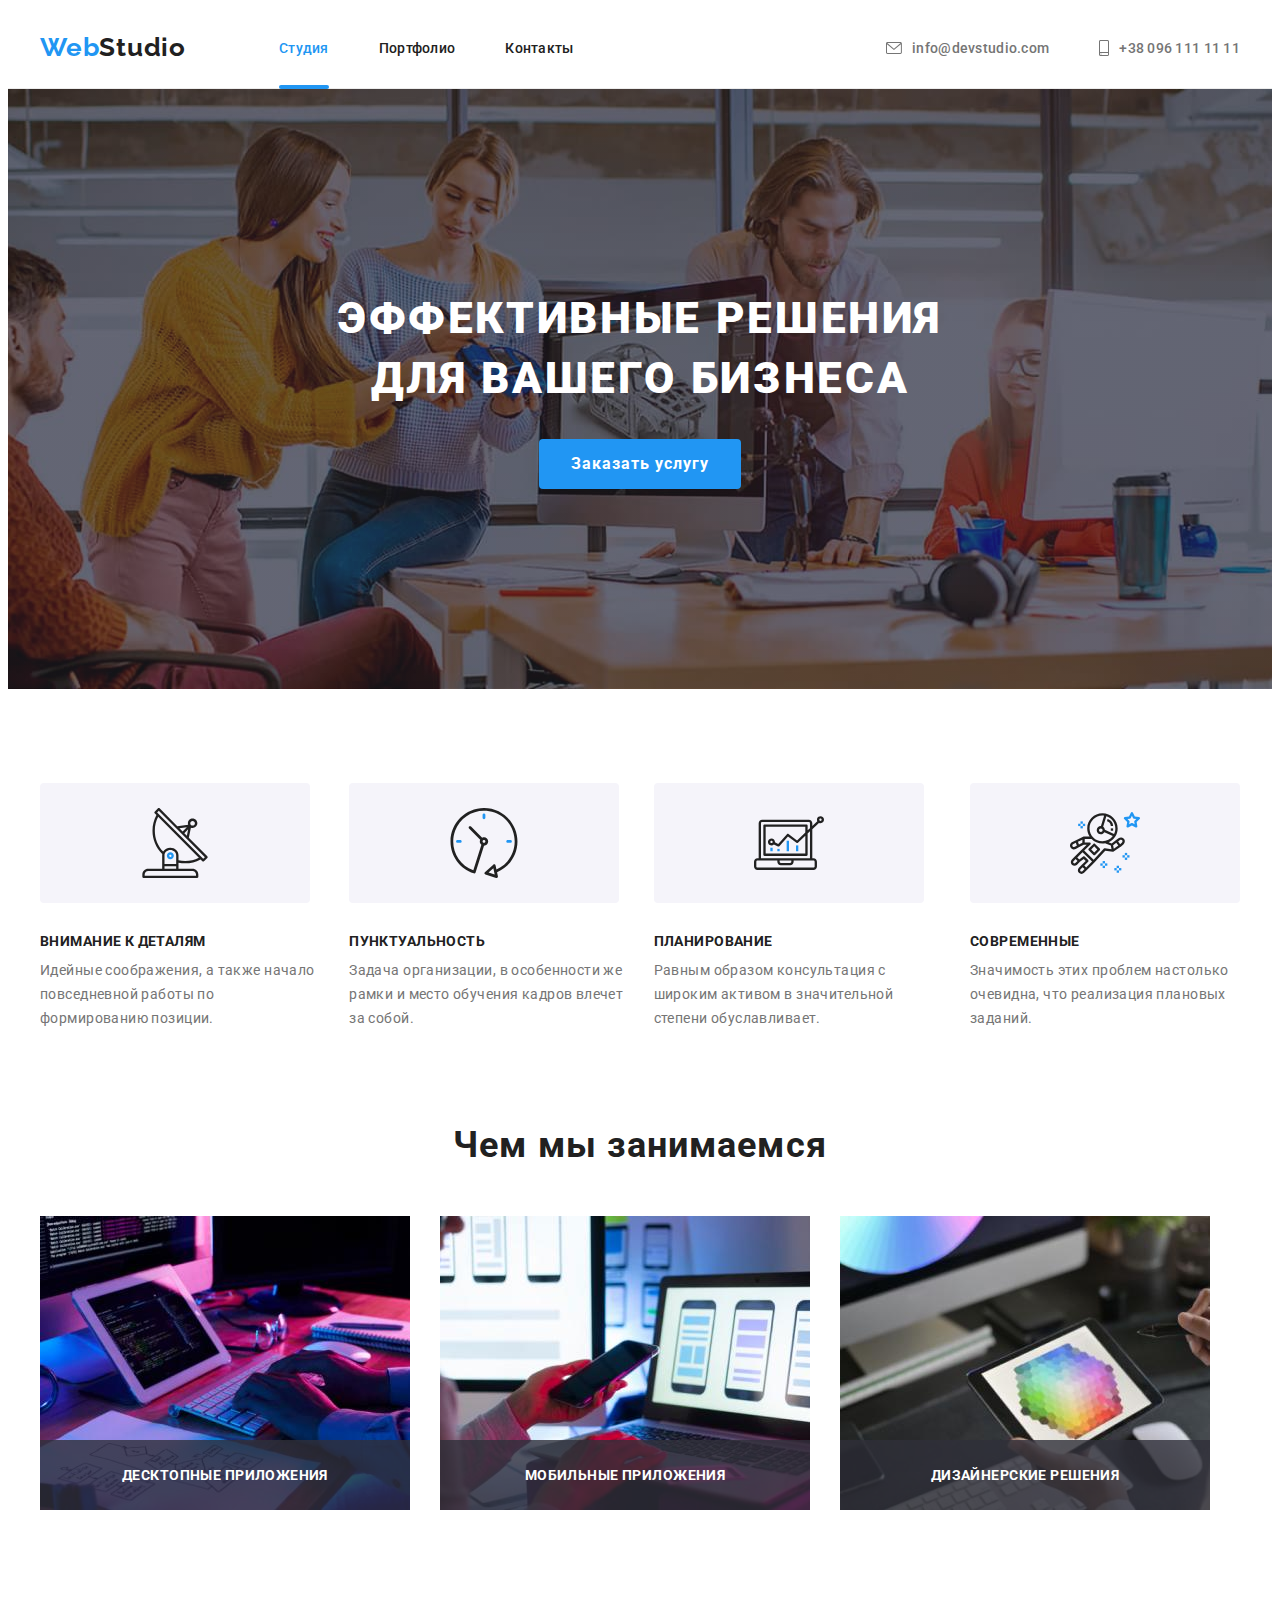
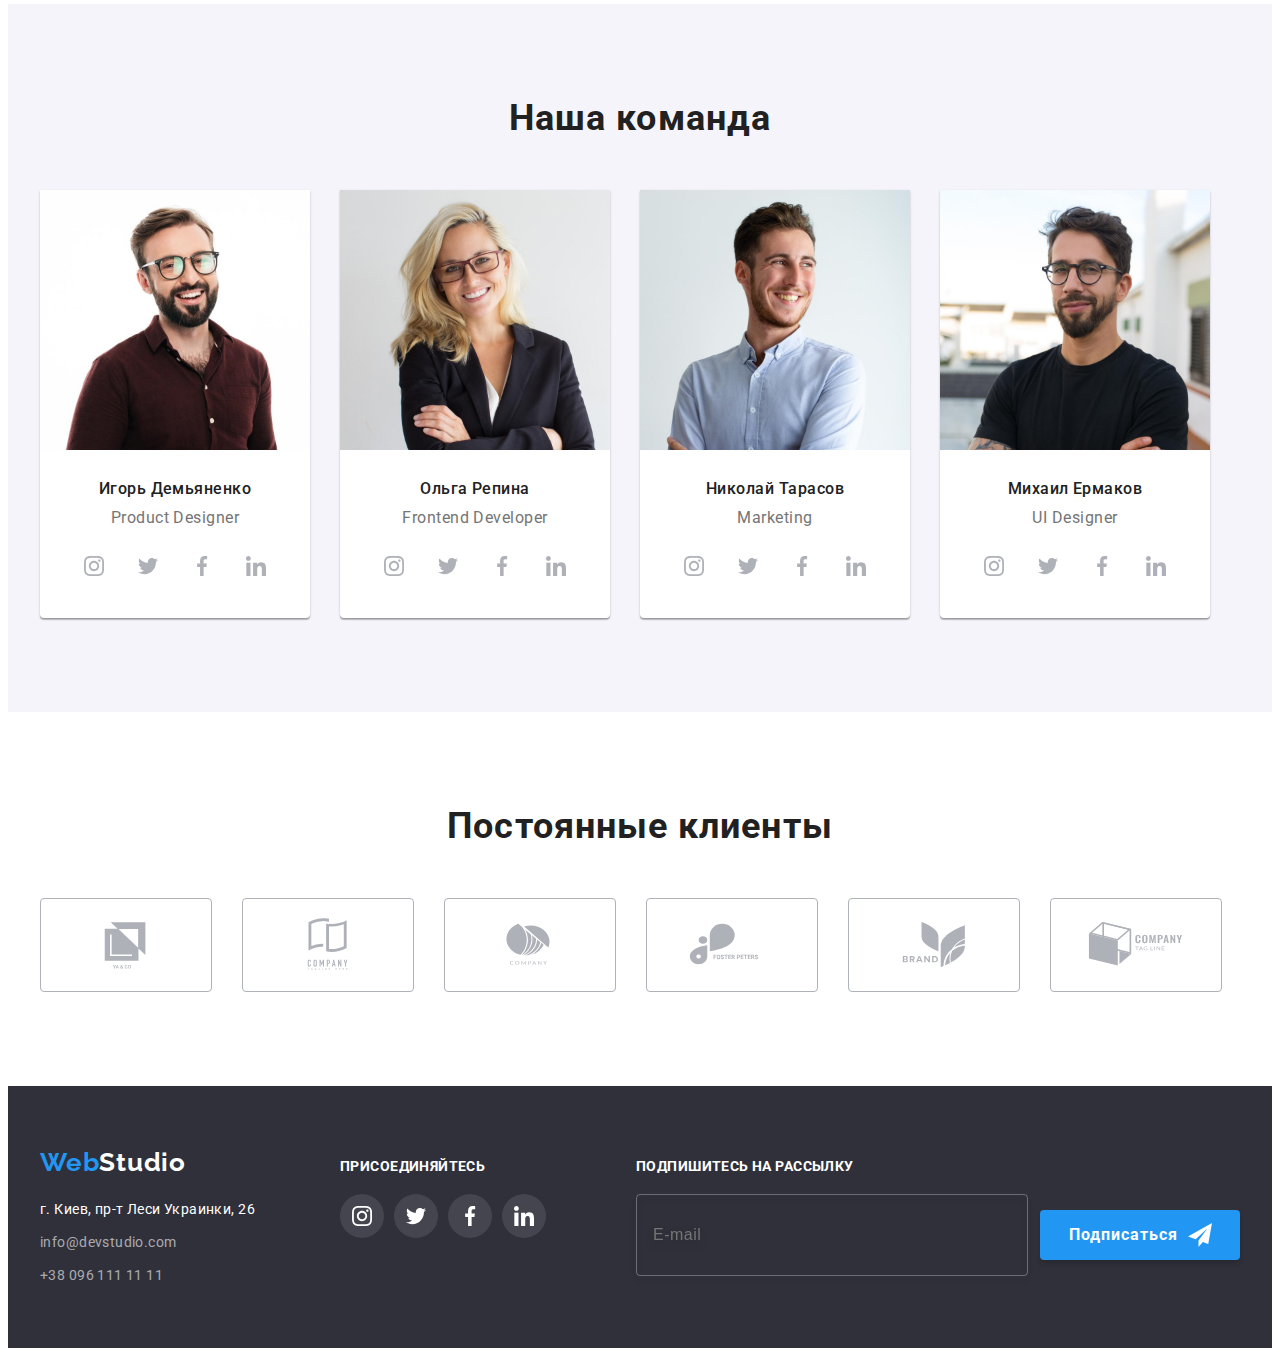
<file: index.html>
<!DOCTYPE html>
<html lang="ru">
<head>
    <meta charset="UTF-8">
    <meta http-equiv="X-UA-Compatible" content="IE=edge">
    <meta name="viewport" content="width=device-width, initial-scale=1.0">
    <title>WebStudio</title>
    <link rel="preconnect" href="https://fonts.googleapis.com">
<link rel="preconnect" href="https://fonts.gstatic.com" crossorigin>
<link href="https://fonts.googleapis.com/css2?family=Raleway:wght@700&family=Roboto:wght@400;500;700;900&display=swap" rel="stylesheet">
<link rel="stylesheet" href="https://cdnjs.cloudflare.com/ajax/libs/modern-normalize/1.1.0/modern-normalize.min.css" integrity="sha512-wpPYUAdjBVSE4KJnH1VR1HeZfpl1ub8YT/NKx4PuQ5NmX2tKuGu6U/JRp5y+Y8XG2tV+wKQpNHVUX03MfMFn9Q==" crossorigin="anonymous" referrerpolicy="no-referrer" />
<link rel="stylesheet" href="./css/main.min.css">
</head>
<body>
    <!--Шапка сайта-->
    <header class="header">
        <div class="container header__content">
            <nav class="nav">
                <a href="/" class="logo common-link">
                    <span>Web</span>Studio
                </a>
                <ul class="nav__menu">
                    <li class="nav__item">
                        <a class="nav__link link common-link active-link" href="./index.html">Студия</a>
                    </li>
                    <li class="nav__item">
                        <a class="nav__link link common-link" href="./portfolio.html">Портфолио</a>
                    </li>
                    <li class="nav__item">
                        <a class="nav__link link common-link" href="">Контакты</a>
                    </li>
                </ul>
            </nav>
            <ul class="contacts">
                <li class="contacts__item">
                    <a class="contacts__link link common-link" href="mailto:info@devstudio.com">
                        <svg class="contacts__icon" width="16" height="12">
                            <use href="./images/sprite.svg#icon-mail"></use>
                            </svg>
                        info@devstudio.com
                    </a>
                </li>
                <li class="contacts__item">
                    <a class="contacts__link link common-link" href="tel:+380961111111">
                        <svg class="contacts__icon" width="10" height="16">
                            <use href="./images/sprite.svg#icon-smartphone"></use>
                            </svg>
                        +38 096 111 11 11
                    </a>
                </li>
            </ul>
        </div>
    </header>

    <main>
        
        <!-- Герой -->

        <section class="intro">
            <div class="container">
                <h1 class="intro__header">Эффективные решения для вашего бизнеса</h1>
                <button class="intro__btn button" type="button" data-modal-open>Заказать услугу</button>
            </div>
        </section>
        
        <!-- Преимущества -->

        <section class="features section">
            <div class="container">
                <h2 class="visually-hidden">Особенности</h2>
                <ul class="features__list">
                    <li class="features__item">
                        <div class="features__icon">
                            <svg width="70" height="70"> 
                                <use href="./images/sprite-2.svg#icon-antenna"></use>
                            </svg>
                        </div>
                        <h3 class="features__title">Внимание к деталям</h3>
                        <p class="features__desc">
                            Идейные соображения, а также начало повседневной работы по формированию позиции.
                        </p>
                    </li>
                    <li class="features__item">
                        <div class="features__icon">
                            <svg width="70" height="70"> 
                                <use href="./images/sprite-2.svg#icon-clock"></use>
                            </svg>
                        </div>
                        <h3 class="features__title">Пунктуальность</h3>
                        <p class="features__desc">
                            Задача организации, в особенности же рамки и место обучения кадров влечет за собой.
                        </p>
                    </li>
                    <li class="features__item">
                        <div class="features__icon">
                            <svg width="70" height="70"> 
                                <use href="./images/sprite-2.svg#icon-diagram"></use>
                            </svg>
                        </div>
                        <h3 class="features__title">Планирование</h3>
                        <p class="features__desc">
                            Равным образом консультация с широким активом в значительной степени обуславливает.
                        </p>
                    </li>
                    <li class="features__item">
                        <div class="features__icon">
                            <svg width="70" height="70"> 
                                <use href="./images/sprite-2.svg#icon-astronaut"></use>
                            </svg>
                        </div>
                        <h3 class="features__title">Современные</h3>
                        <p class="features__desc">
                            Значимость этих проблем настолько очевидна, что реализация плановых заданий.
                        </p>
                    </li>
                </ul>
            </div>
        </section>
        
        <!-- Чем мы занимаемся -->

        <section class="works section">
            <div class="container">
                <h2 class="title">Чем мы занимаемся</h2>
                <ul class="works__list">
                    <li class="works__item">
                        <img src="./images/1.jpg" alt="человек что-то печатает на клавиатуре" width="370">
                        <div class="works__label">
                            <h3 class="works__heading heading">Десктопные приложения</h3>
                        </div>
                    </li>
                    <li class="works__item">
                        <img src="./images/2.jpg" alt="человек с телефоном в руках" width="370">
                        <div class="works__label">
                            <h3 class="works__heading heading">Мобильные приложения</h3>
                        </div>
                    </li>
                    <li class="works__item">
                        <img src="./images/3.jpg" alt="человек с планшетом в руках" width="370">
                        <div class="works__label">
                            <h3 class="works__heading heading">Дизайнерские решения</h3>
                        </div>
                    </li>
                </ul>
            </div>
        </section>

        <!-- Наша команда -->

        <section class="team section">
            <div class="container">
                <h2 class="title">Наша команда</h2>
                <ul class="team__list">
                    <li class="team__item">
                        <img class="team__img" src="./images/PD.jpg" alt="дизайнер" width="270">
                        <div class="team__info">
                            <h3 class="team__title">Игорь Демьяненко</h3>
                            <p class="team__prof">
                                Product Designer
                            </p>
                            <ul class="team__socials">
                                <li class="team__elem">
                                    <a class="team__link"
                                    href="" 
                                    aria-label="instagram"
                                    target="_blank"
                                    rel="noreferrer noopener">
                                        <svg class="team__svg" width="20" height="20">
                                            <use href="./images/sprite-3.svg#icon-instagram"></use>
                                          </svg>
                                    </a>
                                </li>
                                <li class="team__elem">
                                    <a class="team__link" 
                                    href="" 
                                    aria-label="instagram"
                                    target="_blank"
                                    rel="noreferrer noopener">
                                        <svg class="team__svg" width="20" height="20">
                                            <use href="./images/sprite-3.svg#icon-twitter"></use>
                                          </svg>
                                    </a>
                                </li>
                                <li class="team__elem">
                                    <a class="team__link" 
                                    href="" 
                                    aria-label="instagram"
                                    target="_blank"
                                    rel="noreferrer noopener">
                                        <svg class="team__svg" width="20" height="20">
                                            <use href="./images/sprite-3.svg#icon-facebook"></use>
                                          </svg>
                                    </a>
                                </li>
                                <li class="team__elem">
                                    <a class="team__link" 
                                    href="" 
                                    aria-label="instagram"
                                    target="_blank"
                                    rel="noreferrer noopener">
                                        <svg class="team__svg" width="20" height="20">
                                            <use href="./images/sprite-3.svg#icon-linkedin"></use>
                                          </svg>
                                    </a>
                                </li> 
                            </ul>
                        </div>
                    </li>
                    <li class="team__item">
                        <img class="team__img" src="./images/FD.jpg" alt="разработчик" width="270">
                        <div class="team__info">
                            <h3 class="team__title">Ольга Репина</h3>
                            <p class="team__prof">
                                Frontend Developer
                            </p>
                            <ul class="team__socials">
                                <li class="team__elem">
                                    <a class="team__link" 
                                    href="" 
                                    aria-label="instagram"
                                    target="_blank"
                                    rel="noreferrer noopener">
                                        <svg class="team__svg" width="20" height="20">
                                            <use href="./images/sprite-3.svg#icon-instagram"></use>
                                          </svg>
                                    </a>
                                </li>
                                <li class="team__elem">
                                    <a class="team__link" 
                                    href="" 
                                    aria-label="instagram"
                                    target="_blank"
                                    rel="noreferrer noopener">
                                        <svg class="team__svg" width="20" height="20">
                                            <use href="./images/sprite-3.svg#icon-twitter"></use>
                                          </svg>
                                    </a>
                                </li>
                                <li class="team__elem">
                                    <a class="team__link" 
                                    href="" 
                                    aria-label="instagram"
                                    target="_blank"
                                    rel="noreferrer noopener">
                                        <svg class="team__svg" width="20" height="20">
                                            <use href="./images/sprite-3.svg#icon-facebook"></use>
                                          </svg>
                                    </a>
                                </li>
                                <li class="team__elem">
                                    <a class="team__link" 
                                    href="" 
                                    aria-label="instagram"
                                    target="_blank"
                                    rel="noreferrer noopener">
                                        <svg class="team__svg" width="20" height="20">
                                            <use href="./images/sprite-3.svg#icon-linkedin"></use>
                                          </svg>
                                    </a>
                                </li> 
                            </ul>
                        </div>
                    </li>
                    <li class="team__item">
                        <img class="team__img" src="./images/M.jpg" alt="маркетолог" width="270">
                        <div class="team__info">
                            <h3 class="team__title">Николай Тарасов</h3>
                            <p class="team__prof">
                                Marketing
                            </p>
                            <ul class="team__socials">
                                <li class="team__elem">
                                    <a class="team__link" 
                                    href="" 
                                    aria-label="instagram"
                                    target="_blank"
                                    rel="noreferrer noopener">
                                        <svg class="team__svg" width="20" height="20">
                                            <use href="./images/sprite-3.svg#icon-instagram"></use>
                                          </svg>
                                    </a>
                                </li>
                                <li class="team__elem">
                                    <a class="team__link" 
                                    href="" 
                                    aria-label="instagram"
                                    target="_blank"
                                    rel="noreferrer noopener">
                                        <svg class="team__svg" width="20" height="20">
                                            <use href="./images/sprite-3.svg#icon-twitter"></use>
                                          </svg>
                                    </a>
                                </li>
                                <li class="team__elem">
                                    <a class="team__link" 
                                    href="" 
                                    aria-label="instagram"
                                    target="_blank"
                                    rel="noreferrer noopener">
                                        <svg class="team__svg" width="20" height="20">
                                            <use href="./images/sprite-3.svg#icon-facebook"></use>
                                          </svg>
                                    </a>
                                </li>
                                <li class="team__elem">
                                    <a class="team__link" 
                                    href="" 
                                    aria-label="linkedin"
                                    target="_blank"
                                    rel="noreferrer noopener">
                                        <svg class="team__svg" width="20" height="20">
                                            <use href="./images/sprite-3.svg#icon-linkedin"></use>
                                          </svg>
                                    </a>
                                </li> 
                            </ul>
                        </div>
                    </li>
                    <li class="team__item">
                        <img class="team__img" src="./images/UID.jpg" alt="дизайнер" width="270">
                        <div class="team__info">
                            <h3 class="team__title">Михаил Ермаков</h3>
                            <p class="team__prof">
                                UI Designer
                            </p>
                            <ul class="team__socials">
                                <li class="team__elem">
                                    <a class="team__link" 
                                    href="" 
                                    aria-label="instagram"
                                    target="_blank"
                                    rel="noreferrer noopener">
                                        <svg class="team__svg" width="20" height="20">
                                            <use href="./images/sprite-3.svg#icon-instagram"></use>
                                          </svg>
                                    </a>
                                </li>
                                <li class="team__elem">
                                    <a class="team__link" 
                                    href="" 
                                    aria-label="instagram"
                                    target="_blank"
                                    rel="noreferrer noopener">
                                        <svg class="team__svg" width="20" height="20">
                                            <use href="./images/sprite-3.svg#icon-twitter"></use>
                                          </svg>
                                    </a>
                                </li>
                                <li class="team__elem">
                                    <a class="team__link" 
                                    href="" 
                                    aria-label="instagram"
                                    target="_blank"
                                    rel="noreferrer noopener">
                                        <svg class="team__svg" width="20" height="20">
                                            <use href="./images/sprite-3.svg#icon-facebook"></use>
                                          </svg>
                                    </a>
                                </li>
                                <li class="team__elem">
                                    <a class="team__link" 
                                    href="" 
                                    aria-label="instagram"
                                    target="_blank"
                                    rel="noreferrer noopener">
                                        <svg class="team__svg" width="20" height="20">
                                            <use href="./images/sprite-3.svg#icon-linkedin"></use>
                                          </svg>
                                    </a>
                                </li> 
                            </ul>
                        </div>
                    </li>
                </ul>
            </div>
        </section>
        <!-- Постоянные клиенты -->
        <section class="customers section">
            <div class="container">
                <h2 class="title">Постоянные клиенты</h2>
                <ul class="customers__list">
                    <li class="customers__item">
                        <a class="customers__link" href="">
                            <svg class="customers__svg" width="106" height="60">
                                <use href="./images/sprite-4.svg#icon-logo-1"></use>
                              </svg>
                        </a>
                    </li>
                    <li class="customers__item">
                        <a class="customers__link" href="">
                            <svg class="customers__svg" width="106" height="60">
                                <use href="./images/sprite-4.svg#icon-logo-2"></use>
                              </svg>
                        </a>
                    </li>
                    <li class="customers__item">
                        <a class="customers__link" href="">
                            <svg class="customers__svg" width="106" height="60">
                                <use href="./images/sprite-4.svg#icon-logo-3"></use>
                              </svg>
                        </a>
                    </li>
                    <li class="customers__item">
                        <a class="customers__link" href="">
                            <svg class="customers__svg" width="106" height="60">
                                <use href="./images/sprite-4.svg#icon-logo-4"></use>
                              </svg>
                        </a>
                    </li>
                    <li class="customers__item">
                        <a class="customers__link" href="">
                            <svg class="customers__svg" width="106" height="60">
                                <use href="./images/sprite-4.svg#icon-logo-5"></use>
                              </svg>
                        </a>
                    </li>
                    <li class="customers__item">
                        <a class="customers__link" href="">
                            <svg class="customers__svg" width="106" height="60">
                                <use href="./images/sprite-4.svg#icon-logo-6"></use>
                              </svg>
                        </a>
                    </li>
                </ul>
            </div>
        </section>
    </main>
    
    <!-- Футер -->

    <footer class="footer">
        <div class="container">
            <div class="adress__wrapper">
                <a class="logo footer__logo common-link" href="./index.html">
                <span>Web</span>Studio
            </a>
            <address class="adress">
                <ul class="adress__list">
                    <li class="adress__item">
                        <a class="adress__link adress__link-white common-link" href="">г. Киев, пр-т Леси Украинки, 26</a>
                    </li>
                    <li class="adress__item">
                        <a class="adress__link common-link" href="mailto:info@devstudio.com">info@devstudio.com</a>
                    </li>
                    <li class="adress__item">
                        <a class="adress__link common-link" href="tel:+380961111111">+38 096 111 11 11</a>
                    </li>
                </ul>
            </address>
            </div>
            <div class="join__wrapper">
                <h3 class="join__header heading">Присоединяйтесь</h3>
                <ul class="join__socials">
                    <li class="join__item">
                        <a class="join__link" 
                        href=""
                        aria-label="instagram"
                        target="_blank"
                        rel="noreferrer noopener">    
                            <svg class="join__svg" width="20" height="20">
                                <use href="./images/sprite-5.svg#icon-instagram-2"></use>
                                </svg>
                        </a>
                    </li>
                    <li class="join__item">
                        <a class="join__link" 
                        href=""
                        aria-label="twitter"
                        target="_blank"
                        rel="noreferrer noopener">  
                            <svg class="join__svg" width="20" height="20">
                                <use href="./images/sprite-5.svg#icon-twitter-1"></use>
                                </svg>
                        </a>
                    </li>
                    <li class="join__item">
                        <a class="join__link" 
                        href=""
                        aria-label="facebook"
                        target="_blank"
                        rel="noreferrer noopener">  
                            <svg class="join__svg" width="20" height="20">
                                <use href="./images/sprite-5.svg#icon-facebook-1"></use>
                                </svg>
                        </a>
                    </li>
                    <li class="join__item">
                        <a class="join__link" 
                        href=""
                        aria-label="linkedin"
                        target="_blank"
                        rel="noreferrer noopener">  
                            <svg class="join__svg" width="20" height="20">
                                <use href="./images/sprite-5.svg#icon-linkedin-1"></use>
                                </svg>
                        </a>
                    </li>
                </ul>
            </div>
            <form class="subscribe-form" name="subscribe-form" autocomplete="off">
                <h3 class="subscribe-form__header">Подпишитесь на рассылку</h3>
                <div class="subscribe-form__wrapper">
                    <input class="subscribe-form__input" type="email" name="email" placeholder="E-mail"/>
                    <button class="subscribe-form__btn button button-shadowed"  type="submit">
                        <span>Подписаться</span>
                        <svg class="subscribe-form__svg" width="24" height="24">
                            <use href="./images/sprite-6.svg#icon-send"></use>
                        </svg>
                    </button>
                </div>
            </form>
        </div>
    </footer>
    <div class="modal is-hidden" data-modal>
        <div class="modal__body">
            <button type="button" class="modal-btn" data-modal-close>
                <svg class="modal__svg" width="11" height="11">
                    <use href="./images/sprite-6.svg#icon-close"></use>
                </svg>
            </button>
            <h2 class="modal__header">Оставьте свои данные, мы вам перезвоним</h2>
            <form class="order-form" name="service-order" autocomplete="off">
                <div class="order-form__item">
                    <label class="order-form__label" for="order-name">Имя</label>
                    <div class="order-form__info">
                        <input class="order-form__input" type="text" id="order-name" name="name">
                        <svg class="order-form__svg" width="18" height="18">
                            <use href="./images/sprite-6.svg#icon-person"></use>
                        </svg>
                    </div>
                </div>
                <div class="order-form__item">
                    <label class="order-form__label" for="order-phone">Телефон</label>
                    <div class="order-form__info">
                        <input class="order-form__input" type="tel" id="order-phone" name="phone">
                        <svg class="order-form__svg" width="18" height="18">
                            <use href="./images/sprite-6.svg#icon-phone"></use>
                        </svg>
                    </div>
                </div>
                <div class="order-form__item">
                    <label class="order-form__label" for="order-email">Почта</label>
                    <div class="order-form__info">
                        <input class="order-form__input" type="email" id="order-email" name="email">
                        <svg class="order-form__svg" width="18" height="18">
                            <use href="./images/sprite-6.svg#icon-mail"></use>
                        </svg>
                    </div>
                </div>
                <div class="order-form__item">
                    <label class="order-form__label" for="order-textarea">Комментарий</label>
                        <textarea class="order-form__message" id="order-textarea" name="textarea" rows="6" placeholder="Введите текст"></textarea>
                </div>
                <label class="order-form__privacy">
                    <input class="order-form__checkbox" type="checkbox" name="checkbox">
                    <span class="order-form__icon"></span>
                    <span class="order-form__text">Соглашаюсь с рассылкой и принимаю <a href="" class="order-form__link">Условия договора</a></span>
                </label> 
                <button class="order-form__btn button button-shadowed" type="submit">Отправить</button>
            </form>
        </div>
    </div>
    <script src="./js/modal.js"></script>
</body>
</html>
</file>
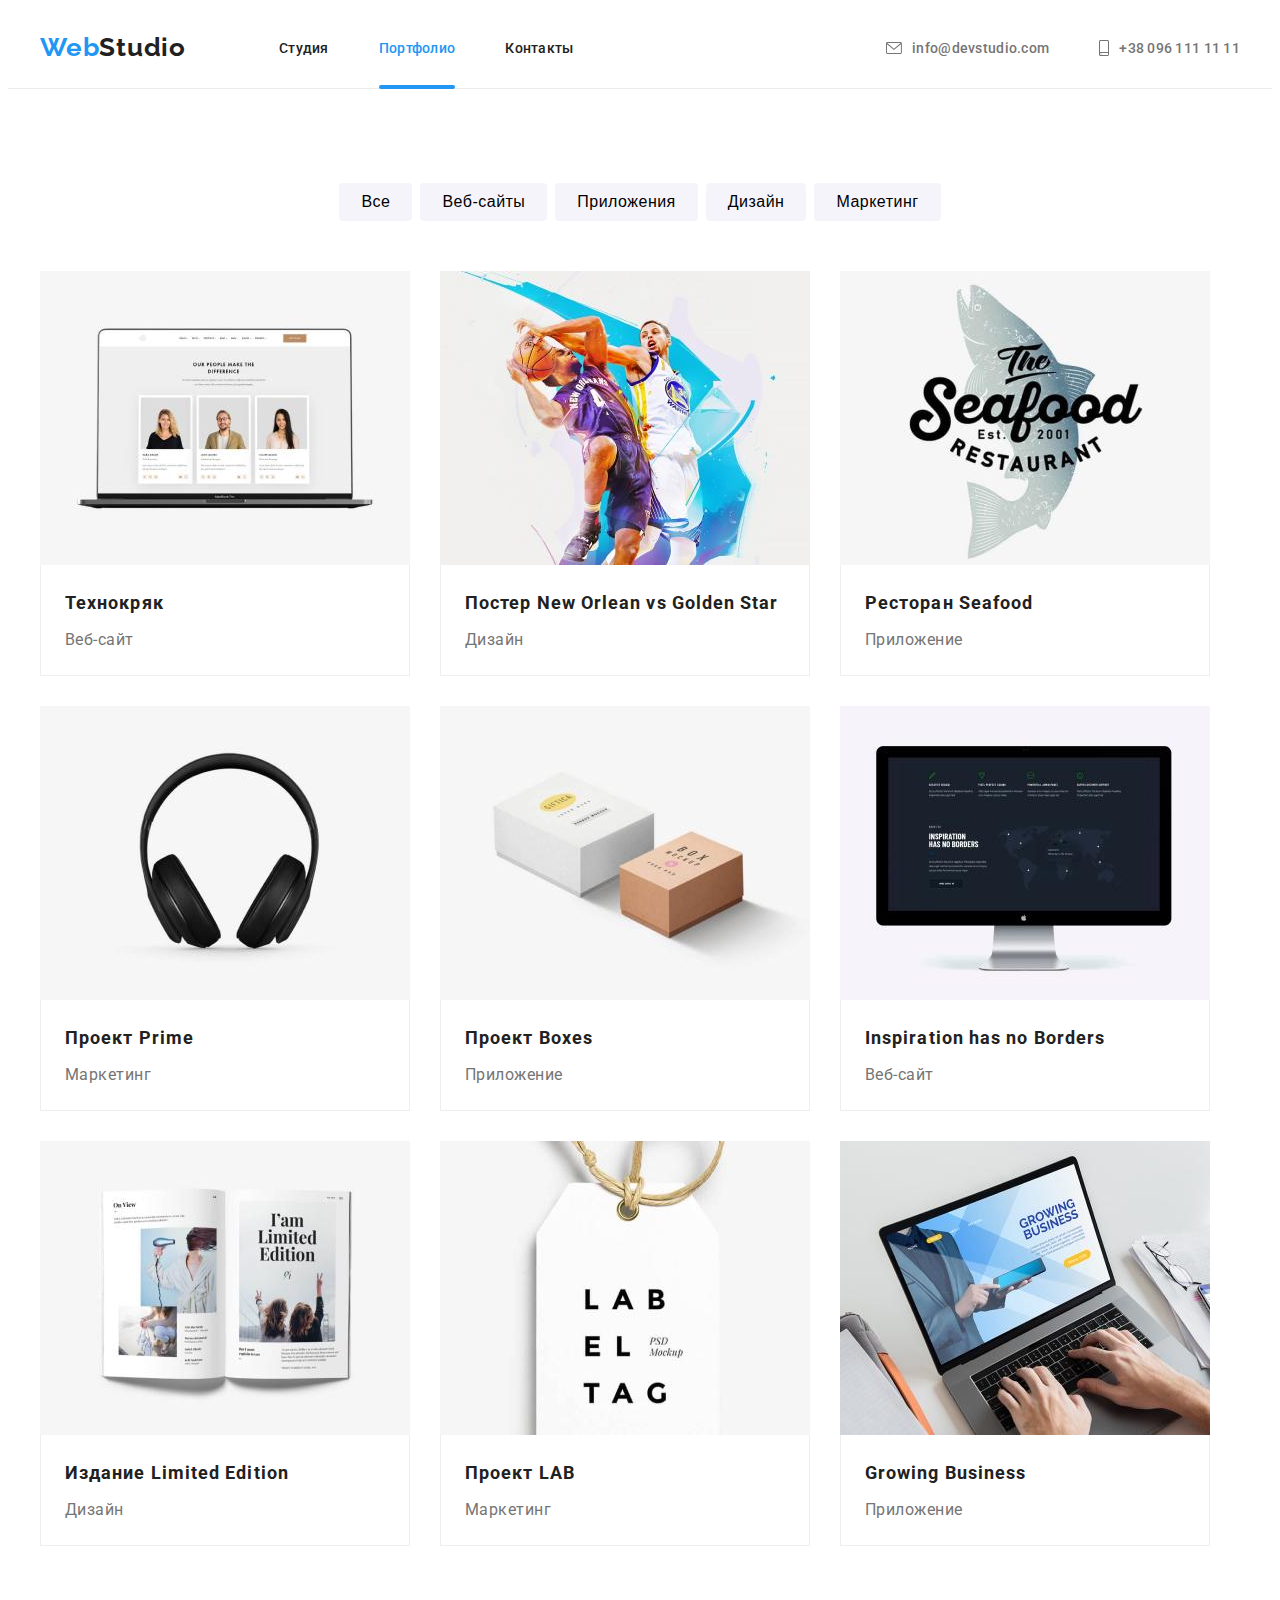
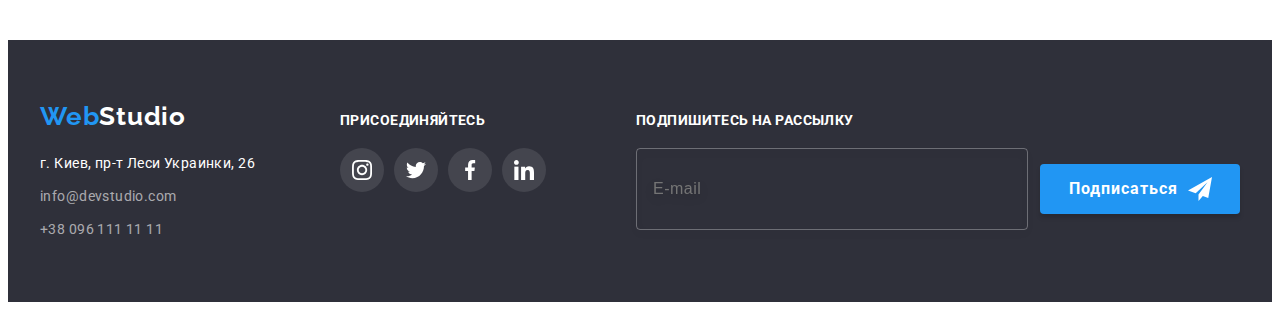
<file: portfolio.html>
<!DOCTYPE html>
<html lang="ru">
<head>
    <meta charset="UTF-8">
    <meta http-equiv="X-UA-Compatible" content="IE=edge">
    <meta name="viewport" content="width=device-width, initial-scale=1.0">
    <title>WebStudio</title>
    <link rel="preconnect" href="https://fonts.googleapis.com">
    <link rel="preconnect" href="https://fonts.gstatic.com" crossorigin>
    <link href="https://fonts.googleapis.com/css2?family=Raleway:wght@700&family=Roboto:wght@400;500;700;900&display=swap" rel="stylesheet">
    <link rel="stylesheet" href="https://cdnjs.cloudflare.com/ajax/libs/modern-normalize/1.1.0/modern-normalize.min.css" integrity="sha512-wpPYUAdjBVSE4KJnH1VR1HeZfpl1ub8YT/NKx4PuQ5NmX2tKuGu6U/JRp5y+Y8XG2tV+wKQpNHVUX03MfMFn9Q==" crossorigin="anonymous" referrerpolicy="no-referrer" />
    <link rel="stylesheet" href="./css/styles.css">
</head>
<body>
  
    <!--Шапка сайта-->

    <header class="header">
        <div class="container header__content">
            <nav class="nav">
                <a href="./index.html" class="logo common-link">
                    <span>Web</span>Studio
                </a>
                <ul class="nav__menu">
                    <li class="nav__item">
                        <a class="nav__link link common-link" href="index.html">Студия</a>
                    </li>
                    <li class="nav__item">
                        <a class="nav__link link common-link active-link" href="./portfolio.html">Портфолио</a>
                    </li>
                    <li class="nav__item">
                        <a class="nav__link link common-link" href="./contacts.html">Контакты</a>
                    </li>
                </ul>
            </nav>
            <ul class="contacts">
                <li class="contacts__item">
                    <a class="contacts__link link common-link" href="mailto:info@devstudio.com">
                        <svg class="contacts__icon" width="16" height="12">
                            <use href="./images/sprite.svg#icon-mail"></use>
                            </svg>
                        info@devstudio.com
                    </a>
                </li>
                <li class="contacts__item">
                    <a class="contacts__link link common-link" href="tel:+380961111111">
                        <svg class="contacts__icon" width="10" height="16">
                            <use href="./images/sprite.svg#icon-smartphone"></use>
                            </svg>
                        +38 096 111 11 11
                    </a>
                </li>
            </ul>
        </div>
    </header>

    <!-- Главная -->

    <main>
        <section class="section portfolio">
            <div class="container">
                <h1 class="visually-hidden">Портфолио</h1>
                <ul class="filters">
                    <li class="filters__item"><button class="filters__btn" type="button">Все</button></li>
                    <li class="filters__item"><button class="filters__btn" type="button">Веб-сайты</button></li>
                    <li class="filters__item"><button class="filters__btn" type="button">Приложения</button></li>
                    <li class="filters__item"><button class="filters__btn" type="button">Дизайн</button></li>
                    <li class="filters__item"><button class="filters__btn" type="button">Маркетинг</button></li>
                </ul>
                <ul class="portfolio__list">
                    <li class="portfolio__item">
                        <a class="portfolio__link" href="">
                            <div class="portfolio__body">
                                <img src="./images/11.jpg" alt="ноутбук" width="370">
                                <div class="portfolio__overlay">
                                    <p>
                                        Технокряк это современная площадка распространения коронавируса. 
                                        Компании используют эту платформу для цифрового шпионажа и атак на защищённые сервера конкурентов.
                                    </p>
                                </div>
                             </div>
                            <div class="portfolio__info">
                                <h2 class="portfolio__title">Технокряк</h2>
                                <p class="portfolio__desc">
                                    Веб-сайт
                                </p>
                            </div>
                        </a>
                        
                    </li>
                    <li class="portfolio__item">
                        <a class="portfolio__link" href="">
                            <div class="portfolio__body">
                                <img src="./images/12.jpg" alt="постер" width="370">
                                <div class="portfolio__overlay">
                                    <p>
                                        Технокряк это современная площадка распространения коронавируса. 
                                        Компании используют эту платформу для цифрового шпионажа и атак на защищённые сервера конкурентов.
                                    </p>
                                </div>
                            </div>                            
                            <div class="portfolio__info">
                                <h2 class="portfolio__title">Постер New Orlean vs Golden Star</h2>
                                <p class="portfolio__desc">
                                    Дизайн
                                </p>
                            </div>
                        </a>                   
                    </li>
                    <li class="portfolio__item">
                        <a class="portfolio__link" href="">
                            <div class="portfolio__body">
                                <img src="./images/13.jpg" alt="приложение ресторана" width="370">
                                <div class="portfolio__overlay">
                                    <p>
                                        Технокряк это современная площадка распространения коронавируса. 
                                        Компании используют эту платформу для цифрового шпионажа и атак на защищённые сервера конкурентов.
                                    </p>
                                </div>
                            </div>                            
                            <div class="portfolio__info">
                                <h2 class="portfolio__title">Ресторан Seafood</h2>
                                <p class="portfolio__desc">
                                    Приложение
                                </p>
                            </div> 
                        </a>
                        
                    </li>
                    <li class="portfolio__item">
                        <a class="portfolio__link" href="">
                            <div class="portfolio__body">
                                <img src="./images/14.jpg" alt="наушники" width="370">
                                <div class="portfolio__overlay">
                                    <p>
                                        Технокряк это современная площадка распространения коронавируса. 
                                        Компании используют эту платформу для цифрового шпионажа и атак на защищённые сервера конкурентов.
                                    </p>
                                </div>
                            </div>                            
                            <div class="portfolio__info">
                                <h2 class="portfolio__title">Проект Prime</h2>
                                <p class="portfolio__desc">
                                    Маркетинг
                                </p>
                            </div>
                        </a>                        
                    </li>
                    <li class="portfolio__item">
                        <a class="portfolio__link" href="">
                            <div class="portfolio__body">
                                <img src="./images/15.jpg" alt="коробки" width="370">
                                <div class="portfolio__overlay">
                                    <p>
                                        Технокряк это современная площадка распространения коронавируса. 
                                        Компании используют эту платформу для цифрового шпионажа и атак на защищённые сервера конкурентов.
                                    </p>
                                </div>
                            </div>                            
                            <div class="portfolio__info">
                                <h2 class="portfolio__title">Проект Boxes</h2>
                                <p class="portfolio__desc">
                                    Приложение
                                </p>
                            </div>
                        </a>
                    </li>
                    <li class="portfolio__item">
                        <a class="portfolio__link" href="">
                            <div class="portfolio__body">
                                <img src="./images/16.jpg" alt="компьютер" width="370">
                                <div class="portfolio__overlay">
                                    <p>
                                        Технокряк это современная площадка распространения коронавируса. 
                                        Компании используют эту платформу для цифрового шпионажа и атак на защищённые сервера конкурентов.
                                    </p>
                                </div>
                            </div>                            
                            <div class="portfolio__info">
                                <h2 class="portfolio__title">Inspiration has no Borders</h2>
                                <p class="portfolio__desc">
                                    Веб-сайт
                                </p>
                            </div>
                        </a>
                    </li>
                    <li class="portfolio__item">
                        <a class="portfolio__link" href="">
                            <div class="portfolio__body">
                                <img src="./images/17.jpg" alt="книга" width="370">
                                <div class="portfolio__overlay">
                                    <p>
                                        Технокряк это современная площадка распространения коронавируса. 
                                        Компании используют эту платформу для цифрового шпионажа и атак на защищённые сервера конкурентов.
                                    </p>
                                </div>
                            </div>                            
                            <div class="portfolio__info">
                                <h2 class="portfolio__title">Издание Limited Edition</h2>
                                <p class="portfolio__desc">
                                    Дизайн
                                </p>
                            </div>
                        </a> 
                    </li>
                    <li class="portfolio__item">
                        <a class="portfolio__link" href="">
                            <div class="portfolio__body">
                                <img src="./images/18.jpg" alt="картинка" width="370">
                                <div class="portfolio__overlay">
                                    <p>
                                        Технокряк это современная площадка распространения коронавируса. 
                                        Компании используют эту платформу для цифрового шпионажа и атак на защищённые сервера конкурентов.
                                    </p>
                                </div>
                            </div>                            
                            <div class="portfolio__info">
                                <h2 class="portfolio__title">Проект LAB</h2>
                                <p class="portfolio__desc">
                                    Маркетинг
                                </p>
                            </div>
                        </a>
                    </li>
                    <li class="portfolio__item">
                        <a class="portfolio__link" href="">
                            <div class="portfolio__body">
                                <img src="./images/19.jpg" alt="человек, печатающий текст" width="370">
                                <div class="portfolio__overlay">
                                    <p>
                                        Технокряк это современная площадка распространения коронавируса. 
                                        Компании используют эту платформу для цифрового шпионажа и атак на защищённые сервера конкурентов.
                                    </p>
                                </div>
                            </div>                            
                            <div class="portfolio__info">
                                <h2 class="portfolio__title">Growing Business</h2>
                                <p class="portfolio__desc">
                                    Приложение
                                </p>
                            </div>
                        </a>
                    </li>
                </ul>
            </div>
        </section> 
    </main>
    
    <!-- Футер -->

    <footer class="footer">
        <div class="container">
            <div class="adress__wrapper">
                <a class="logo footer__logo common-link" href="./index.html">
                <span>Web</span>Studio
            </a>
            <address class="adress">
                <ul class="adress__list">
                    <li class="adress__item">
                        <a class="adress__link adress__link-white common-link" href="">г. Киев, пр-т Леси Украинки, 26</a>
                    </li>
                    <li class="adress__item">
                        <a class="adress__link common-link" href="mailto:info@devstudio.com">info@devstudio.com</a>
                    </li>
                    <li class="adress__item">
                        <a class="adress__link common-link" href="tel:+380961111111">+38 096 111 11 11</a>
                    </li>
                </ul>
            </address>
            </div>
            <div class="join__wrapper">
                <h3 class="join__header heading">Присоединяйтесь</h3>
                <ul class="join__socials">
                    <li class="join__item">
                        <a class="join__link" 
                        href=""
                        aria-label="instagram"
                        target="_blank"
                        rel="noreferrer noopener">    
                            <svg class="join__svg" width="20" height="20">
                                <use href="./images/sprite-5.svg#icon-instagram-2"></use>
                                </svg>
                        </a>
                    </li>
                    <li class="join__item">
                        <a class="join__link" 
                        href=""
                        aria-label="twitter"
                        target="_blank"
                        rel="noreferrer noopener">  
                            <svg class="join__svg" width="20" height="20">
                                <use href="./images/sprite-5.svg#icon-twitter-1"></use>
                                </svg>
                        </a>
                    </li>
                    <li class="join__item">
                        <a class="join__link" 
                        href=""
                        aria-label="facebook"
                        target="_blank"
                        rel="noreferrer noopener">  
                            <svg class="join__svg" width="20" height="20">
                                <use href="./images/sprite-5.svg#icon-facebook-1"></use>
                                </svg>
                        </a>
                    </li>
                    <li class="join__item">
                        <a class="join__link" 
                        href=""
                        aria-label="linkedin"
                        target="_blank"
                        rel="noreferrer noopener">  
                            <svg class="join__svg" width="20" height="20">
                                <use href="./images/sprite-5.svg#icon-linkedin-1"></use>
                                </svg>
                        </a>
                    </li>
                </ul>
            </div>
            <form class="subscribe-form" name="subscribe-form" autocomplete="off">
                <h3 class="subscribe-form__header">Подпишитесь на рассылку</h3>
                <div class="subscribe-form__wrapper">
                    <input class="subscribe-form__input" type="email" name="email" placeholder="E-mail"/>
                    <button class="subscribe-form__btn button button-shadowed"  type="submit">
                        <span>Подписаться</span>
                        <svg class="subscribe-form__svg" width="24" height="24">
                            <use href="./images/sprite-6.svg#icon-send"></use>
                        </svg>
                    </button>
                </div>
            </form>
        </div>
    </footer>
</body>
</html>
</file>
<file: css/styles.css>
body {
    font-family: "Roboto", sans-serif, "-apple-system", "BlinkMacSystemFont", "avenir next", "avenir", "segoe ui", "helvetica neue", "helvetica", "Ubuntu", "noto", "arial", sans-serif;
    font-size: 14px;
    color: #212121;
    background-color: #FFFFFF;
  }
  
  h1, h2, h3, h4, h5, h6, p, ul {
    margin: 0;
    padding: 0;
  }
  
  ul {
    list-style-type: none;
  }
  
  img {
    display: block;
    max-width: 100%;
    height: auto;
  }
  
  .logo {
    font-family: 'Raleway', sans-serif;
    font-weight: 700;
    font-size: 26px;
    line-height: 1.2;
    letter-spacing: 0.03em;
    color: #000000;
  }
  
  .logo span {
    color: #2196F3;
  }
  
  .title {
    margin-bottom: 50px;
    font-weight: 700;
    font-size: 36px;
    line-height: 1.16;
    letter-spacing: 0.03em;
    text-align: center;
  }
  
  .is-hidden {
    visibility: hidden;
    opacity: 0;
    -webkit-transform: scale(0);
            transform: scale(0);
    pointer-events: none;
  }
  
  .common-link {
    text-decoration: none;
    color: var(--title-text-color);
  }
  
  .button {
    min-width: 200px;
    max-width: 350px;
    padding: 10px 32px;
    font-family: "Roboto", sans-serif;
    font-weight: 700;
    font-size: 16px;
    line-height: 1.875;
    letter-spacing: 0.06em;
    color: #FFFFFF;
    cursor: pointer;
    background-color: #2196F3;
    border: none;
    border-radius: 4px;
  }
  
  .button-shadowed {
    -webkit-box-shadow: 0px 4px 4px rgba(0, 0, 0, 0.15);
            box-shadow: 0px 4px 4px rgba(0, 0, 0, 0.15);
  }
  
  .visually-hidden {
    position: absolute;
    width: 1px;
    height: 1px;
    margin: -1px;
    border: 0;
    padding: 0;
    clip: rect(0 0 0 0);
    overflow: hidden;
  }
  
  .container {
    width: 1200px;
    padding-left: 15px;
    padding-right: 15px;
    margin: 0 auto;
  }
  
  .section {
    padding: 94px 0;
  }
  
  .heading {
    font-weight: 700;
    font-size: 14px;
    line-height: 1.15;
    letter-spacing: 0.03em;
    text-transform: uppercase;
    color: #FFFFFF;
  }
  
  /*header*/
  .header {
    border-bottom: 1px solid #ECECEC;
  }
  
  .header__content {
    display: -webkit-box;
    display: -ms-flexbox;
    display: flex;
    -webkit-box-align: center;
        -ms-flex-align: center;
            align-items: center;
  }
  
  .nav {
    display: -webkit-box;
    display: -ms-flexbox;
    display: flex;
    -webkit-box-align: center;
        -ms-flex-align: center;
            align-items: center;
  }
  
  .nav__menu {
    display: -webkit-box;
    display: -ms-flexbox;
    display: flex;
    margin-left: 93px;
  }
  
  .link {
    font-weight: 500;
    line-height: 1.15;
    letter-spacing: 0.02em;
  }
  
  .nav__item {
    margin-right: 50px;
    color: #212121;
  }
  
  .nav__item:last-child {
    margin-right: 0;
  }
  
  .contacts {
    display: -webkit-box;
    display: -ms-flexbox;
    display: flex;
    -webkit-box-align: center;
        -ms-flex-align: center;
            align-items: center;
    margin-left: auto;
  }
  
  .contacts__link {
    display: -webkit-box;
    display: -ms-flexbox;
    display: flex;
    -webkit-box-align: center;
        -ms-flex-align: center;
            align-items: center;
    color: #757575;
    -webkit-transition: color 250ms cubic-bezier(0.4, 0, 0.2, 1);
    transition: color 250ms cubic-bezier(0.4, 0, 0.2, 1);
  }
  
  .nav__link {
    display: inline-block;
    padding: 32px 0;
    -webkit-transition: color 250ms cubic-bezier(0.4, 0, 0.2, 1);
    transition: color 250ms cubic-bezier(0.4, 0, 0.2, 1);
  }
  
  .nav__link:hover, .nav__link:focus {
    color: #2196F3;
  }
  
  .contacts__icon {
    margin-right: 10px;
    fill: #757575;
  }
  
  .contacts__link .contacts__icon {
    -webkit-transition: fill 250ms cubic-bezier(0.4, 0, 0.2, 1);
    transition: fill 250ms cubic-bezier(0.4, 0, 0.2, 1);
  }
  
  .contacts__link:hover, .contacts__link:focus {
    color: #2196F3;
  }
  
  .contacts__link:hover .contacts__icon, .contacts__link:focus .contacts__icon {
    fill: #2196F3;
  }
  
  .contacts__item:not(:last-child) {
    margin-right: 50px;
  }
  
  .active-link {
    position: relative;
    color: #2196F3;
  }
  
  .active-link::after {
    content: "";
    position: absolute;
    left: 0;
    top: 96%;
    display: block;
    width: 100%;
    height: 4px;
    background: #2196F3;
    border-radius: 2px;
  }
  
  .intro {
    display: -webkit-box;
    display: -ms-flexbox;
    display: flex;
    -webkit-box-pack: center;
        -ms-flex-pack: center;
            justify-content: center;
    -webkit-box-align: center;
        -ms-flex-align: center;
            align-items: center;
    padding: 200px 0;
    margin: 0 auto;
    max-width: 1600px;
    text-align: center;
    background-color: #C4C4C4;
    background-image: -webkit-gradient(linear, left top, right top, from(rgba(47, 48, 58, 0.4)), to(rgba(47, 48, 58, 0.4))), url("../images/hero-picture.jpg");
    background-image: linear-gradient(90deg, rgba(47, 48, 58, 0.4) 0%, rgba(47, 48, 58, 0.4) 100%), url("../images/hero-picture.jpg");
    background-repeat: no-repeat;
    background-position: center;
    background-size: cover;
  }
  
  .intro__header {
    max-width: 696px;
    margin: 0 auto 30px auto;
    font-weight: 900;
    font-size: 44px;
    line-height: 1.36;
    letter-spacing: 0.06em;
    text-transform: uppercase;
    color: #FFFFFF;
  }
  
  .features {
    padding-bottom: 0;
  }
  
  .features__list {
    display: -webkit-box;
    display: -ms-flexbox;
    display: flex;
  }
  
  .features__icon {
    display: -webkit-box;
    display: -ms-flexbox;
    display: flex;
    -webkit-box-align: center;
        -ms-flex-align: center;
            align-items: center;
    -webkit-box-pack: center;
        -ms-flex-pack: center;
            justify-content: center;
    width: 270px;
    height: 120px;
    margin-bottom: 30px;
    background-color: #F5F4FA;
    border-radius: 4px;
  }
  
  .features__desc {
    line-height: 1.71;
    letter-spacing: 0.03em;
    color: #757575;
  }
  
  .features__title {
    margin-bottom: 10px;
    font-size: 14px;
    font-weight: 700;
    line-height: 1.15;
    letter-spacing: 0.03em;
    text-transform: uppercase;
  }
  
  .features__item {
    width: calc((100% -3 * 30px )/ 4);
    margin-right: 30px;
  }
  
  .features__item:last-child {
    margin-right: 0;
  }
  
  .works__list {
    display: -webkit-box;
    display: -ms-flexbox;
    display: flex;
  }
  
  .works__label {
    position: absolute;
    bottom: 0;
    display: -webkit-box;
    display: -ms-flexbox;
    display: flex;
    -webkit-box-align: center;
        -ms-flex-align: center;
            align-items: center;
    -webkit-box-pack: center;
        -ms-flex-pack: center;
            justify-content: center;
    width: 100%;
    height: 70px;
    background-color: rgba(47, 48, 58, 0.8);
  }
  
  .works__item {
    position: relative;
    margin-right: 30px;
  }
  
  .works__item:last-child {
    margin-right: 0;
  }
  
  .team {
    font-size: 16px;
    line-height: 1.18;
    letter-spacing: 0.03em;
    background: #F5F4FA;
  }
  
  .team__list {
    display: -webkit-box;
    display: -ms-flexbox;
    display: flex;
  }
  
  .team__info {
    padding: 30px 32px;
  }
  
  .team__title {
    margin-bottom: 10px;
    font-size: 16px;
    line-height: 1.18;
    font-weight: 500;
  }
  
  .team__prof {
    margin-bottom: 16px;
    font-size: 16px;
    line-height: 1.18;
    color: #757575;
  }
  
  .team__socials {
    display: -webkit-box;
    display: -ms-flexbox;
    display: flex;
    -webkit-box-pack: center;
        -ms-flex-pack: center;
            justify-content: center;
  }
  
  .team__link {
    display: -webkit-box;
    display: -ms-flexbox;
    display: flex;
    -webkit-box-align: center;
        -ms-flex-align: center;
            align-items: center;
    -webkit-box-pack: center;
        -ms-flex-pack: center;
            justify-content: center;
    width: 100%;
    height: 100%;
  }
  
  .team__item {
    width: calc((100% -3 * 30px )/ 4);
    margin-right: 30px;
    text-align: center;
    background-color: #FFFFFF;
    border-radius: 0px 0px 4px 4px;
    -webkit-box-shadow: 0px 1px 3px rgba(0, 0, 0, 0.12), 0px 1px 1px rgba(0, 0, 0, 0.14), 0px 2px 1px rgba(0, 0, 0, 0.2);
            box-shadow: 0px 1px 3px rgba(0, 0, 0, 0.12), 0px 1px 1px rgba(0, 0, 0, 0.14), 0px 2px 1px rgba(0, 0, 0, 0.2);
  }
  
  .team__item:last-child {
    margin-right: 0;
  }
  
  .team__elem {
    display: -webkit-box;
    display: -ms-flexbox;
    display: flex;
    -webkit-box-align: center;
        -ms-flex-align: center;
            align-items: center;
    -webkit-box-pack: center;
        -ms-flex-pack: center;
            justify-content: center;
    margin-right: 10px;
    width: 44px;
    height: 44px;
    border-radius: 50%;
    cursor: pointer;
    -webkit-transition: background-color 250ms cubic-bezier(0.4, 0, 0.2, 1);
    transition: background-color 250ms cubic-bezier(0.4, 0, 0.2, 1);
  }
  
  .team__elem:last-child {
    margin-right: 0;
  }
  
  .team__elem:hover, .team__elem:focus {
    background-color: #2196F3;
  }
  
  .team__svg {
    fill: #afb1b8;
    -webkit-transition: fill 250ms cubic-bezier(0.4, 0, 0.2, 1);
    transition: fill 250ms cubic-bezier(0.4, 0, 0.2, 1);
  }
  
  .team__elem:hover .team__svg,
  .team__elem:focus .team__svg {
    fill: #FFFFFF;
  }
  
  .footer {
    padding: 60px 0;
    background-color: #2F303A;
  }
  
  .footer .container {
    display: -webkit-box;
    display: -ms-flexbox;
    display: flex;
    -webkit-box-align: baseline;
        -ms-flex-align: baseline;
            align-items: baseline;
  }
  
  .footer__logo {
    display: inline-block;
    margin-bottom: 20px;
    color: #FFFFFF;
  }
  
  .join__wrapper {
    padding-top: 12px;
  }
  
  .join__header {
    margin-bottom: 20px;
  }
  
  .join__socials {
    display: -webkit-box;
    display: -ms-flexbox;
    display: flex;
    -webkit-box-pack: center;
        -ms-flex-pack: center;
            justify-content: center;
  }
  
  .join__link {
    display: -webkit-box;
    display: -ms-flexbox;
    display: flex;
    -webkit-box-align: center;
        -ms-flex-align: center;
            align-items: center;
    -webkit-box-pack: center;
        -ms-flex-pack: center;
            justify-content: center;
    width: 100%;
    height: 100%;
  }
  
  .join__svg {
    fill: #FFFFFF;
  }
  
  .join__item {
    display: -webkit-box;
    display: -ms-flexbox;
    display: flex;
    -webkit-box-align: center;
        -ms-flex-align: center;
            align-items: center;
    -webkit-box-pack: center;
        -ms-flex-pack: center;
            justify-content: center;
    margin-right: 10px;
    width: 44px;
    height: 44px;
    background-color: rgba(255, 255, 255, 0.1);
    border-radius: 50%;
    cursor: pointer;
    -webkit-transition: background-color 250ms cubic-bezier(0.4, 0, 0.2, 1);
    transition: background-color 250ms cubic-bezier(0.4, 0, 0.2, 1);
  }
  
  .join__item:last-child {
    margin-right: 0;
  }
  
  .join__item:hover, .join__item:focus {
    background-color: #2196F3;
  }
  
  .adress {
    font-style: normal;
  }
  
  .adress__wrapper {
    margin-right: 85px;
  }
  
  .adress__item {
    margin-bottom: 9px;
  }
  
  .adress__item:last-child {
    margin-bottom: 0;
  }
  
  .adress__link {
    line-height: 1.71;
    letter-spacing: 0.03em;
    color: rgba(255, 255, 255, 0.6);
  }
  
  .adress__link-white {
    color: #FFFFFF;
  }
  
  .subscribe-form {
    padding-top: 12px;
    margin-left: auto;
  }
  
  .subscribe-form__wrapper {
    display: -webkit-box;
    display: -ms-flexbox;
    display: flex;
    -webkit-box-align: center;
        -ms-flex-align: center;
            align-items: center;
  }
  
  .subscribe-form__header {
    margin-bottom: 20px;
    font-weight: 700;
    font-size: 14px;
    line-height: 1.15;
    letter-spacing: 0.03em;
    text-transform: uppercase;
    color: #FFFFFF;
  }
  
  .subscribe-form__input {
    width: 358px;
    height: 50px;
    padding: 15px 16px;
    margin-right: 12px;
    font-size: 16px;
    line-height: 1.25;
    letter-spacing: 0.03em;
    color: rgba(255, 255, 255, 0.6);
    border: 1px solid rgba(255, 255, 255, 0.3);
    -webkit-filter: drop-shadow(0px 4px 4px rgba(0, 0, 0, 0.15));
            filter: drop-shadow(0px 4px 4px rgba(0, 0, 0, 0.15));
    border-radius: 4px;
    background-color: inherit;
  }
  
  .subscribe-form__btn {
    display: -webkit-box;
    display: -ms-flexbox;
    display: flex;
    -webkit-box-align: center;
        -ms-flex-align: center;
            align-items: center;
    -webkit-box-pack: center;
        -ms-flex-pack: center;
            justify-content: center;
    padding: 10px 28px 10px 29px;
  }
  
  .subscribe-form__btn span {
    margin-right: 10px;
  }
  
  .customers__list {
    display: -webkit-box;
    display: -ms-flexbox;
    display: flex;
  }
  
  .customers__item {
    display: -webkit-box;
    display: -ms-flexbox;
    display: flex;
    -webkit-box-align: center;
        -ms-flex-align: center;
            align-items: center;
    -webkit-box-pack: center;
        -ms-flex-pack: center;
            justify-content: center;
    width: 170px;
    height: 92px;
    margin-right: 30px;
    border: 1px solid #AFB1B8;
    border-radius: 4px;
    cursor: pointer;
    -webkit-transition: border-color 250ms cubic-bezier(0.4, 0, 0.2, 1);
    transition: border-color 250ms cubic-bezier(0.4, 0, 0.2, 1);
  }
  
  .customers__item:hover, .customers__item:focus {
    border-color: #2196F3;
  }
  
  .customers__item:last-child {
    margin-right: 0;
  }
  
  .customers__link {
    width: 100%;
    height: 100%;
    display: -webkit-box;
    display: -ms-flexbox;
    display: flex;
    -webkit-box-align: center;
        -ms-flex-align: center;
            align-items: center;
    -webkit-box-pack: center;
        -ms-flex-pack: center;
            justify-content: center;
  }
  
  .customers__svg {
    fill: #afb1b8;
    -webkit-transition: fill 250ms cubic-bezier(0.4, 0, 0.2, 1);
    transition: fill 250ms cubic-bezier(0.4, 0, 0.2, 1);
  }
  
  .customers__item:hover .customers__svg,
  .customers__item:focus .customers__svg {
    fill: #2196F3;
  }
  
  .filters {
    margin-bottom: 50px;
    display: -webkit-box;
    display: -ms-flexbox;
    display: flex;
    -webkit-box-pack: center;
        -ms-flex-pack: center;
            justify-content: center;
  }
  
  .filters__item {
    margin-right: 8px;
  }
  
  .filters__item:last-child {
    margin-right: 0;
  }
  
  .filters__btn {
    padding: 6px 22px;
    font-weight: 500;
    font-size: 16px;
    line-height: 1.62;
    letter-spacing: 0.03em;
    color: v #212121;
    background: #F5F4FA;
    border: none;
    border-radius: 4px;
    -webkit-transition: background-color 250ms cubic-bezier(0.4, 0, 0.2, 1), color 250ms cubic-bezier(0.4, 0, 0.2, 1), -webkit-box-shadow 250ms cubic-bezier(0.4, 0, 0.2, 1);
    transition: background-color 250ms cubic-bezier(0.4, 0, 0.2, 1), color 250ms cubic-bezier(0.4, 0, 0.2, 1), -webkit-box-shadow 250ms cubic-bezier(0.4, 0, 0.2, 1);
    transition: background-color 250ms cubic-bezier(0.4, 0, 0.2, 1), color 250ms cubic-bezier(0.4, 0, 0.2, 1), box-shadow 250ms cubic-bezier(0.4, 0, 0.2, 1);
    transition: background-color 250ms cubic-bezier(0.4, 0, 0.2, 1), color 250ms cubic-bezier(0.4, 0, 0.2, 1), box-shadow 250ms cubic-bezier(0.4, 0, 0.2, 1), -webkit-box-shadow 250ms cubic-bezier(0.4, 0, 0.2, 1);
    cursor: pointer;
  }
  
  .filters__btn:hover, .filters__btn:focus {
    color: #FFFFFF;
    background-color: #2196F3;
    -webkit-box-shadow: 0px 3px 1px rgba(0, 0, 0, 0.1), 0px 1px 2px rgba(0, 0, 0, 0.08), 0px 2px 2px rgba(0, 0, 0, 0.12);
            box-shadow: 0px 3px 1px rgba(0, 0, 0, 0.1), 0px 1px 2px rgba(0, 0, 0, 0.08), 0px 2px 2px rgba(0, 0, 0, 0.12);
  }
  
  .portfolio__list {
    display: -webkit-box;
    display: -ms-flexbox;
    display: flex;
    -ms-flex-wrap: wrap;
        flex-wrap: wrap;
    font-size: 16px;
    line-height: 1.87;
    letter-spacing: 0.03em;
  }
  
  .portfolio__desc {
    color: #757575;
  }
  
  .portfolio__info {
    padding: 20px 24px;
    border: 1px solid #EEEEEE;
    border-top: none;
  }
  
  .portfolio__title {
    margin-bottom: 4px;
    font-weight: 700;
    font-size: 18px;
    line-height: 2;
    letter-spacing: 0.06em;
  }
  
  .portfolio__body {
    position: relative;
    overflow: hidden;
  }
  
  .portfolio__item {
    margin-right: 30px;
    margin-bottom: 30px;
    cursor: pointer;
  }
  
  .portfolio__item:nth-child(3n) {
    margin-right: 0;
  }
  
  .portfolio__item:nth-last-child(-n + 3) {
    margin-bottom: 0;
  }
  
  .portfolio__link {
    display: block;
    color: var(--title-text-color);
    text-decoration: none;
    -webkit-transition: -webkit-box-shadow 250ms cubic-bezier(0.4, 0, 0.2, 1);
    transition: -webkit-box-shadow 250ms cubic-bezier(0.4, 0, 0.2, 1);
    transition: box-shadow 250ms cubic-bezier(0.4, 0, 0.2, 1);
    transition: box-shadow 250ms cubic-bezier(0.4, 0, 0.2, 1), -webkit-box-shadow 250ms cubic-bezier(0.4, 0, 0.2, 1);
  }
  
  .portfolio__link:focus, .portfolio__link:hover {
    -webkit-box-shadow: 0px 1px 1px rgba(0, 0, 0, 0.12), 0px 4px 4px rgba(0, 0, 0, 0.06), 1px 4px 6px rgba(0, 0, 0, 0.16);
            box-shadow: 0px 1px 1px rgba(0, 0, 0, 0.12), 0px 4px 4px rgba(0, 0, 0, 0.06), 1px 4px 6px rgba(0, 0, 0, 0.16);
  }
  
  .portfolio__overlay {
    position: absolute;
    left: 0;
    top: 100%;
    padding: 58px 27px 68px 27px;
    font-size: 18px;
    line-height: 1.56;
    letter-spacing: 0.03em;
    color: #FFFFFF;
    background-color: rgba(33, 150, 243, 0.9);
    -webkit-transition: top 250ms cubic-bezier(0.4, 0, 0.2, 1);
    transition: top 250ms cubic-bezier(0.4, 0, 0.2, 1);
  }
  
  .portfolio__item:focus .portfolio__overlay,
  .portfolio__item:hover .portfolio__overlay {
    top: 0;
  }
  
  .modal {
    position: fixed;
    top: 0;
    left: 0;
    right: 0;
    bottom: 0;
    display: -webkit-box;
    display: -ms-flexbox;
    display: flex;
    -webkit-box-pack: center;
        -ms-flex-pack: center;
            justify-content: center;
    -webkit-box-align: center;
        -ms-flex-align: center;
            align-items: center;
    background-color: rgba(0, 0, 0, 0.2);
    -webkit-transform: scale(1);
            transform: scale(1);
    -webkit-transition: opacity 250ms cubic-bezier(0.4, 0, 0.2, 1), visibility 250ms cubic-bezier(0.4, 0, 0.2, 1), -webkit-transform 250ms cubic-bezier(0.4, 0, 0.2, 1);
    transition: opacity 250ms cubic-bezier(0.4, 0, 0.2, 1), visibility 250ms cubic-bezier(0.4, 0, 0.2, 1), -webkit-transform 250ms cubic-bezier(0.4, 0, 0.2, 1);
    transition: opacity 250ms cubic-bezier(0.4, 0, 0.2, 1), visibility 250ms cubic-bezier(0.4, 0, 0.2, 1), transform 250ms cubic-bezier(0.4, 0, 0.2, 1);
    transition: opacity 250ms cubic-bezier(0.4, 0, 0.2, 1), visibility 250ms cubic-bezier(0.4, 0, 0.2, 1), transform 250ms cubic-bezier(0.4, 0, 0.2, 1), -webkit-transform 250ms cubic-bezier(0.4, 0, 0.2, 1);
  }
  
  .modal__body {
    position: relative;
    width: 528px;
    padding: 40px;
    background-color: #FFFFFF;
    -webkit-box-shadow: 0px 1px 3px rgba(0, 0, 0, 0.12), 0px 1px 1px rgba(0, 0, 0, 0.14), 0px 2px 1px rgba(0, 0, 0, 0.2);
            box-shadow: 0px 1px 3px rgba(0, 0, 0, 0.12), 0px 1px 1px rgba(0, 0, 0, 0.14), 0px 2px 1px rgba(0, 0, 0, 0.2);
    border-radius: 4px;
  }
  
  .modal-btn {
    position: absolute;
    right: 8px;
    top: 8px;
    display: -webkit-box;
    display: -ms-flexbox;
    display: flex;
    -webkit-box-pack: center;
        -ms-flex-pack: center;
            justify-content: center;
    -webkit-box-align: center;
        -ms-flex-align: center;
            align-items: center;
    width: 30px;
    height: 30px;
    background-color: #FFFFFF;
    border: 1px solid rgba(0, 0, 0, 0.1);
    border-radius: 50%;
    cursor: pointer;
  }
  
  .modal__header {
    margin-bottom: 12px;
    font-weight: 700;
    font-size: 20px;
    line-height: 1.15;
    letter-spacing: 0.03em;
    color: #212121;
  }
  
  .modal__svg {
    fill: #000000;
    -webkit-transition: fill 250ms cubic-bezier(0.4, 0, 0.2, 1);
    transition: fill 250ms cubic-bezier(0.4, 0, 0.2, 1);
  }
  
  .modal-btn:hover .modal__svg,
  .modal-btn:focus .modal__svg {
    fill: #2196F3;
  }
  
  .order-form__item {
    margin-bottom: 10px;
  }
  
  .order-form__item:last-of-type {
    margin-bottom: 20px;
  }
  
  .order-form__label {
    display: block;
    margin-bottom: 4px;
    font-size: 12px;
    line-height: 1.16;
    letter-spacing: 0.01em;
    color: #757575;
  }
  
  .order-form__info {
    position: relative;
  }
  
  .order-form__input {
    width: 100%;
    padding: 11px 42px;
    border: 1px solid rgba(33, 33, 33, 0.2);
    border-radius: 4px;
    -webkit-transition: outline 250ms cubic-bezier(0.4, 0, 0.2, 1), border-color 250ms cubic-bezier(0.4, 0, 0.2, 1);
    transition: outline 250ms cubic-bezier(0.4, 0, 0.2, 1), border-color 250ms cubic-bezier(0.4, 0, 0.2, 1);
  }
  
  .order-form__input:focus {
    border-color: #2196F3;
    outline: #2196F3;
  }
  
  .order-form__svg {
    position: absolute;
    top: 50%;
    left: 12px;
    -webkit-transform: translateY(-50%);
            transform: translateY(-50%);
    fill: #212121;
  }
  
  .order-form__input:focus + .order-form__svg {
    fill: #2196F3;
    -webkit-transition: fill 250ms cubic-bezier(0.4, 0, 0.2, 1);
    transition: fill 250ms cubic-bezier(0.4, 0, 0.2, 1);
  }
  
  .order-form__message {
    width: 100%;
    max-height: 120px;
    padding: 12px 16px;
    resize: none;
    line-height: 1.14;
    letter-spacing: 0.01em;
    color: #212121;
    border: 1px solid rgba(33, 33, 33, 0.2);
    border-radius: 4px;
    -webkit-transition: outline 250ms cubic-bezier(0.4, 0, 0.2, 1), border-color 250ms cubic-bezier(0.4, 0, 0.2, 1);
    transition: outline 250ms cubic-bezier(0.4, 0, 0.2, 1), border-color 250ms cubic-bezier(0.4, 0, 0.2, 1);
  }
  
  .order-form__message:focus {
    border-color: #2196F3;
    outline: #2196F3;
  }
  
  .order-form__text {
    line-height: 1.72;
    letter-spacing: 0.03em;
    color: #757575;
  }
  
  .order-form__link {
    color: #2196F3;
  }
  
  .order-form__checkbox {
    position: absolute;
    width: 1px;
    height: 1px;
    margin: -1px;
    border: 0;
    padding: 0;
    clip: rect(0 0 0 0);
    overflow: hidden;
  }
  
  .order-form__privacy {
    display: -webkit-box;
    display: -ms-flexbox;
    display: flex;
    -webkit-box-align: center;
        -ms-flex-align: center;
            align-items: center;
    -webkit-box-pack: center;
        -ms-flex-pack: center;
            justify-content: center;
    margin-bottom: 30px;
  }
  
  .order-form__icon {
    display: inline-block;
    width: 16px;
    height: 15px;
    margin-right: 7px;
    vertical-align: middle;
    border: 1px solid #000000;
    border-radius: 2px;
  }
  
  .order-form__checkbox:checked + .order-form__icon {
    background-color: #2196F3;
    background-image: url(../images/icon-check.svg);
    background-size: contain;
    background-origin: border-box;
  }
  
  .order-form__btn {
    display: block;
    margin: 0 auto;
    padding: 10px 55px;
  }
</file>
<file: css/main.min.css>
body{font-family:"Roboto",sans-serif,"-apple-system","BlinkMacSystemFont","avenir next","avenir","segoe ui","helvetica neue","helvetica","Ubuntu","noto","arial",sans-serif;font-size:14px;color:#212121;background-color:#fff}h1,h2,h3,h4,h5,h6,p,ul{margin:0;padding:0}ul{list-style-type:none}img{display:block;max-width:100%;height:auto}.logo{font-family:'Raleway', sans-serif;font-weight:700;font-size:26px;line-height:1.2;letter-spacing:0.03em;color:#000}.logo span{color:#2196F3}.title{margin-bottom:50px;font-weight:700;font-size:36px;line-height:1.16;letter-spacing:0.03em;text-align:center}.is-hidden{visibility:hidden;opacity:0;-webkit-transform:scale(0);transform:scale(0);pointer-events:none}.common-link{text-decoration:none;color:var(--title-text-color)}.button{min-width:200px;max-width:350px;padding:10px 32px;font-family:"Roboto",sans-serif;font-weight:700;font-size:16px;line-height:1.875;letter-spacing:0.06em;color:#fff;cursor:pointer;background-color:#2196F3;border:none;border-radius:4px}.button-shadowed{-webkit-box-shadow:0px 4px 4px rgba(0,0,0,0.15);box-shadow:0px 4px 4px rgba(0,0,0,0.15)}.visually-hidden{position:absolute;width:1px;height:1px;margin:-1px;border:0;padding:0;clip:rect(0 0 0 0);overflow:hidden}.container{width:1200px;padding-left:15px;padding-right:15px;margin:0 auto}.section{padding:94px 0}.heading{font-weight:700;font-size:14px;line-height:1.15;letter-spacing:0.03em;text-transform:uppercase;color:#fff}.header{border-bottom:1px solid #ECECEC}.header__content{display:-webkit-box;display:-ms-flexbox;display:flex;-webkit-box-align:center;-ms-flex-align:center;align-items:center}.nav{display:-webkit-box;display:-ms-flexbox;display:flex;-webkit-box-align:center;-ms-flex-align:center;align-items:center}.nav__menu{display:-webkit-box;display:-ms-flexbox;display:flex;margin-left:93px}.link{font-weight:500;line-height:1.15;letter-spacing:0.02em}.nav__item{margin-right:50px;color:#212121}.nav__item:last-child{margin-right:0}.contacts{display:-webkit-box;display:-ms-flexbox;display:flex;-webkit-box-align:center;-ms-flex-align:center;align-items:center;margin-left:auto}.contacts__link{display:-webkit-box;display:-ms-flexbox;display:flex;-webkit-box-align:center;-ms-flex-align:center;align-items:center;color:#757575;-webkit-transition:color 250ms cubic-bezier(0.4, 0, 0.2, 1);transition:color 250ms cubic-bezier(0.4, 0, 0.2, 1)}.nav__link{display:inline-block;padding:32px 0;-webkit-transition:color 250ms cubic-bezier(0.4, 0, 0.2, 1);transition:color 250ms cubic-bezier(0.4, 0, 0.2, 1)}.nav__link:hover,.nav__link:focus{color:#2196F3}.contacts__icon{margin-right:10px;fill:#757575}.contacts__link .contacts__icon{-webkit-transition:fill 250ms cubic-bezier(0.4, 0, 0.2, 1);transition:fill 250ms cubic-bezier(0.4, 0, 0.2, 1)}.contacts__link:hover,.contacts__link:focus{color:#2196F3}.contacts__link:hover .contacts__icon,.contacts__link:focus .contacts__icon{fill:#2196F3}.contacts__item:not(:last-child){margin-right:50px}.active-link{position:relative;color:#2196F3}.active-link::after{content:"";position:absolute;left:0;top:96%;display:block;width:100%;height:4px;background:#2196F3;border-radius:2px}.intro{display:-webkit-box;display:-ms-flexbox;display:flex;-webkit-box-pack:center;-ms-flex-pack:center;justify-content:center;-webkit-box-align:center;-ms-flex-align:center;align-items:center;padding:200px 0;margin:0 auto;max-width:1600px;text-align:center;background-color:#C4C4C4;background-image:-webkit-gradient(linear, left top, right top, from(rgba(47,48,58,0.4)), to(rgba(47,48,58,0.4))),url("../images/intro-bg.jpg");background-image:linear-gradient(90deg, rgba(47,48,58,0.4) 0%, rgba(47,48,58,0.4) 100%),url("../images/hero-picture.jpg");background-repeat:no-repeat;background-position:center;background-size:cover}.intro__header{max-width:696px;margin:0 auto 30px auto;font-weight:900;font-size:44px;line-height:1.36;letter-spacing:0.06em;text-transform:uppercase;color:#fff}.features{padding-bottom:0}.features__list{display:-webkit-box;display:-ms-flexbox;display:flex}.features__icon{display:-webkit-box;display:-ms-flexbox;display:flex;-webkit-box-align:center;-ms-flex-align:center;align-items:center;-webkit-box-pack:center;-ms-flex-pack:center;justify-content:center;width:270px;height:120px;margin-bottom:30px;background-color:#F5F4FA;border-radius:4px}.features__desc{line-height:1.71;letter-spacing:0.03em;color:#757575}.features__title{margin-bottom:10px;font-size:14px;font-weight:700;line-height:1.15;letter-spacing:0.03em;text-transform:uppercase}.features__item{width:calc((100% -3 * 30px )/ 4);margin-right:30px}.features__item:last-child{margin-right:0}.works__list{display:-webkit-box;display:-ms-flexbox;display:flex}.works__label{position:absolute;bottom:0;display:-webkit-box;display:-ms-flexbox;display:flex;-webkit-box-align:center;-ms-flex-align:center;align-items:center;-webkit-box-pack:center;-ms-flex-pack:center;justify-content:center;width:100%;height:70px;background-color:rgba(47,48,58,0.8)}.works__item{position:relative;margin-right:30px}.works__item:last-child{margin-right:0}.team{font-size:16px;line-height:1.18;letter-spacing:0.03em;background:#F5F4FA}.team__list{display:-webkit-box;display:-ms-flexbox;display:flex}.team__info{padding:30px 32px}.team__title{margin-bottom:10px;font-size:16px;line-height:1.18;font-weight:500}.team__prof{margin-bottom:16px;font-size:16px;line-height:1.18;color:#757575}.team__socials{display:-webkit-box;display:-ms-flexbox;display:flex;-webkit-box-pack:center;-ms-flex-pack:center;justify-content:center}.team__link{display:-webkit-box;display:-ms-flexbox;display:flex;-webkit-box-align:center;-ms-flex-align:center;align-items:center;-webkit-box-pack:center;-ms-flex-pack:center;justify-content:center;width:100%;height:100%}.team__item{width:calc((100% -3 * 30px )/ 4);margin-right:30px;text-align:center;background-color:#fff;border-radius:0px 0px 4px 4px;-webkit-box-shadow:0px 1px 3px rgba(0,0,0,0.12),0px 1px 1px rgba(0,0,0,0.14),0px 2px 1px rgba(0,0,0,0.2);box-shadow:0px 1px 3px rgba(0,0,0,0.12),0px 1px 1px rgba(0,0,0,0.14),0px 2px 1px rgba(0,0,0,0.2)}.team__item:last-child{margin-right:0}.team__elem{display:-webkit-box;display:-ms-flexbox;display:flex;-webkit-box-align:center;-ms-flex-align:center;align-items:center;-webkit-box-pack:center;-ms-flex-pack:center;justify-content:center;margin-right:10px;width:44px;height:44px;border-radius:50%;cursor:pointer;-webkit-transition:background-color 250ms cubic-bezier(0.4, 0, 0.2, 1);transition:background-color 250ms cubic-bezier(0.4, 0, 0.2, 1)}.team__elem:last-child{margin-right:0}.team__elem:hover,.team__elem:focus{background-color:#2196F3}.team__svg{fill:#afb1b8;-webkit-transition:fill 250ms cubic-bezier(0.4, 0, 0.2, 1);transition:fill 250ms cubic-bezier(0.4, 0, 0.2, 1)}.team__elem:hover .team__svg,.team__elem:focus .team__svg{fill:#fff}.footer{padding:60px 0;background-color:#2F303A}.footer .container{display:-webkit-box;display:-ms-flexbox;display:flex;-webkit-box-align:baseline;-ms-flex-align:baseline;align-items:baseline}.footer__logo{display:inline-block;margin-bottom:20px;color:#fff}.join__wrapper{padding-top:12px}.join__header{margin-bottom:20px}.join__socials{display:-webkit-box;display:-ms-flexbox;display:flex;-webkit-box-pack:center;-ms-flex-pack:center;justify-content:center}.join__link{display:-webkit-box;display:-ms-flexbox;display:flex;-webkit-box-align:center;-ms-flex-align:center;align-items:center;-webkit-box-pack:center;-ms-flex-pack:center;justify-content:center;width:100%;height:100%}.join__svg{fill:#fff}.join__item{display:-webkit-box;display:-ms-flexbox;display:flex;-webkit-box-align:center;-ms-flex-align:center;align-items:center;-webkit-box-pack:center;-ms-flex-pack:center;justify-content:center;margin-right:10px;width:44px;height:44px;background-color:rgba(255,255,255,0.1);border-radius:50%;cursor:pointer;-webkit-transition:background-color 250ms cubic-bezier(0.4, 0, 0.2, 1);transition:background-color 250ms cubic-bezier(0.4, 0, 0.2, 1)}.join__item:last-child{margin-right:0}.join__item:hover,.join__item:focus{background-color:#2196F3}.adress{font-style:normal}.adress__wrapper{margin-right:85px}.adress__item{margin-bottom:9px}.adress__item:last-child{margin-bottom:0}.adress__link{line-height:1.71;letter-spacing:0.03em;color:rgba(255,255,255,0.6)}.adress__link-white{color:#fff}.subscribe-form{padding-top:12px;margin-left:auto}.subscribe-form__wrapper{display:-webkit-box;display:-ms-flexbox;display:flex;-webkit-box-align:center;-ms-flex-align:center;align-items:center}.subscribe-form__header{margin-bottom:20px;font-weight:700;font-size:14px;line-height:1.15;letter-spacing:0.03em;text-transform:uppercase;color:#fff}.subscribe-form__input{width:358px;height:50px;padding:15px 16px;margin-right:12px;font-size:16px;line-height:1.25;letter-spacing:0.03em;color:rgba(255,255,255,0.6);border:1px solid rgba(255,255,255,0.3);-webkit-filter:drop-shadow(0px 4px 4px rgba(0,0,0,0.15));filter:drop-shadow(0px 4px 4px rgba(0,0,0,0.15));border-radius:4px;background-color:inherit}.subscribe-form__btn{display:-webkit-box;display:-ms-flexbox;display:flex;-webkit-box-align:center;-ms-flex-align:center;align-items:center;-webkit-box-pack:center;-ms-flex-pack:center;justify-content:center;padding:10px 28px 10px 29px}.subscribe-form__btn span{margin-right:10px}.customers__list{display:-webkit-box;display:-ms-flexbox;display:flex}.customers__item{display:-webkit-box;display:-ms-flexbox;display:flex;-webkit-box-align:center;-ms-flex-align:center;align-items:center;-webkit-box-pack:center;-ms-flex-pack:center;justify-content:center;width:170px;height:92px;margin-right:30px;border:1px solid #AFB1B8;border-radius:4px;cursor:pointer;-webkit-transition:border-color 250ms cubic-bezier(0.4, 0, 0.2, 1);transition:border-color 250ms cubic-bezier(0.4, 0, 0.2, 1)}.customers__item:hover,.customers__item:focus{border-color:#2196F3}.customers__item:last-child{margin-right:0}.customers__link{width:100%;height:100%;display:-webkit-box;display:-ms-flexbox;display:flex;-webkit-box-align:center;-ms-flex-align:center;align-items:center;-webkit-box-pack:center;-ms-flex-pack:center;justify-content:center}.customers__svg{fill:#afb1b8;-webkit-transition:fill 250ms cubic-bezier(0.4, 0, 0.2, 1);transition:fill 250ms cubic-bezier(0.4, 0, 0.2, 1)}.customers__item:hover .customers__svg,.customers__item:focus .customers__svg{fill:#2196F3}.filters{margin-bottom:50px;display:-webkit-box;display:-ms-flexbox;display:flex;-webkit-box-pack:center;-ms-flex-pack:center;justify-content:center}.filters__item{margin-right:8px}.filters__item:last-child{margin-right:0}.filters__btn{padding:6px 22px;font-weight:500;font-size:16px;line-height:1.62;letter-spacing:0.03em;color:v #212121;background:#F5F4FA;border:none;border-radius:4px;-webkit-transition:background-color 250ms cubic-bezier(0.4, 0, 0.2, 1),color 250ms cubic-bezier(0.4, 0, 0.2, 1),-webkit-box-shadow 250ms cubic-bezier(0.4, 0, 0.2, 1);transition:background-color 250ms cubic-bezier(0.4, 0, 0.2, 1),color 250ms cubic-bezier(0.4, 0, 0.2, 1),-webkit-box-shadow 250ms cubic-bezier(0.4, 0, 0.2, 1);transition:background-color 250ms cubic-bezier(0.4, 0, 0.2, 1),color 250ms cubic-bezier(0.4, 0, 0.2, 1),box-shadow 250ms cubic-bezier(0.4, 0, 0.2, 1);transition:background-color 250ms cubic-bezier(0.4, 0, 0.2, 1),color 250ms cubic-bezier(0.4, 0, 0.2, 1),box-shadow 250ms cubic-bezier(0.4, 0, 0.2, 1),-webkit-box-shadow 250ms cubic-bezier(0.4, 0, 0.2, 1);cursor:pointer}.filters__btn:hover,.filters__btn:focus{color:#fff;background-color:#2196F3;-webkit-box-shadow:0px 3px 1px rgba(0,0,0,0.1),0px 1px 2px rgba(0,0,0,0.08),0px 2px 2px rgba(0,0,0,0.12);box-shadow:0px 3px 1px rgba(0,0,0,0.1),0px 1px 2px rgba(0,0,0,0.08),0px 2px 2px rgba(0,0,0,0.12)}.portfolio__list{display:-webkit-box;display:-ms-flexbox;display:flex;-ms-flex-wrap:wrap;flex-wrap:wrap;font-size:16px;line-height:1.87;letter-spacing:0.03em}.portfolio__desc{color:#757575}.portfolio__info{padding:20px 24px;border:1px solid #EEEEEE;border-top:none}.portfolio__title{margin-bottom:4px;font-weight:700;font-size:18px;line-height:2;letter-spacing:0.06em}.portfolio__body{position:relative;overflow:hidden}.portfolio__item{margin-right:30px;margin-bottom:30px;cursor:pointer}.portfolio__item:nth-child(3n){margin-right:0}.portfolio__item:nth-last-child(-n+3){margin-bottom:0}.portfolio__link{display:block;color:var(--title-text-color);text-decoration:none;-webkit-transition:-webkit-box-shadow 250ms cubic-bezier(0.4, 0, 0.2, 1);transition:-webkit-box-shadow 250ms cubic-bezier(0.4, 0, 0.2, 1);transition:box-shadow 250ms cubic-bezier(0.4, 0, 0.2, 1);transition:box-shadow 250ms cubic-bezier(0.4, 0, 0.2, 1), -webkit-box-shadow 250ms cubic-bezier(0.4, 0, 0.2, 1)}.portfolio__link:focus,.portfolio__link:hover{-webkit-box-shadow:0px 1px 1px rgba(0,0,0,0.12),0px 4px 4px rgba(0,0,0,0.06),1px 4px 6px rgba(0,0,0,0.16);box-shadow:0px 1px 1px rgba(0,0,0,0.12),0px 4px 4px rgba(0,0,0,0.06),1px 4px 6px rgba(0,0,0,0.16)}.portfolio__overlay{position:absolute;left:0;top:100%;padding:58px 27px 68px 27px;font-size:18px;line-height:1.56;letter-spacing:0.03em;color:#fff;background-color:rgba(33,150,243,0.9);-webkit-transition:top 250ms cubic-bezier(0.4, 0, 0.2, 1);transition:top 250ms cubic-bezier(0.4, 0, 0.2, 1)}.portfolio__item:focus .portfolio__overlay,.portfolio__item:hover .portfolio__overlay{top:0}.modal{position:fixed;top:0;left:0;right:0;bottom:0;display:-webkit-box;display:-ms-flexbox;display:flex;-webkit-box-pack:center;-ms-flex-pack:center;justify-content:center;-webkit-box-align:center;-ms-flex-align:center;align-items:center;background-color:rgba(0,0,0,0.2);-webkit-transform:scale(1);transform:scale(1);-webkit-transition:opacity 250ms cubic-bezier(0.4, 0, 0.2, 1),visibility 250ms cubic-bezier(0.4, 0, 0.2, 1),-webkit-transform 250ms cubic-bezier(0.4, 0, 0.2, 1);transition:opacity 250ms cubic-bezier(0.4, 0, 0.2, 1),visibility 250ms cubic-bezier(0.4, 0, 0.2, 1),-webkit-transform 250ms cubic-bezier(0.4, 0, 0.2, 1);transition:opacity 250ms cubic-bezier(0.4, 0, 0.2, 1),visibility 250ms cubic-bezier(0.4, 0, 0.2, 1),transform 250ms cubic-bezier(0.4, 0, 0.2, 1);transition:opacity 250ms cubic-bezier(0.4, 0, 0.2, 1),visibility 250ms cubic-bezier(0.4, 0, 0.2, 1),transform 250ms cubic-bezier(0.4, 0, 0.2, 1),-webkit-transform 250ms cubic-bezier(0.4, 0, 0.2, 1)}.modal__body{position:relative;width:528px;padding:40px;background-color:#fff;-webkit-box-shadow:0px 1px 3px rgba(0,0,0,0.12),0px 1px 1px rgba(0,0,0,0.14),0px 2px 1px rgba(0,0,0,0.2);box-shadow:0px 1px 3px rgba(0,0,0,0.12),0px 1px 1px rgba(0,0,0,0.14),0px 2px 1px rgba(0,0,0,0.2);border-radius:4px}.modal-btn{position:absolute;right:8px;top:8px;display:-webkit-box;display:-ms-flexbox;display:flex;-webkit-box-pack:center;-ms-flex-pack:center;justify-content:center;-webkit-box-align:center;-ms-flex-align:center;align-items:center;width:30px;height:30px;background-color:#fff;border:1px solid rgba(0,0,0,0.1);border-radius:50%;cursor:pointer}.modal__header{margin-bottom:12px;font-weight:700;font-size:20px;line-height:1.15;letter-spacing:0.03em;color:#212121}.modal__svg{fill:#000;-webkit-transition:fill 250ms cubic-bezier(0.4, 0, 0.2, 1);transition:fill 250ms cubic-bezier(0.4, 0, 0.2, 1)}.modal-btn:hover .modal__svg,.modal-btn:focus .modal__svg{fill:#2196F3}.order-form__item{margin-bottom:10px}.order-form__item:last-of-type{margin-bottom:20px}.order-form__label{display:block;margin-bottom:4px;font-size:12px;line-height:1.16;letter-spacing:0.01em;color:#757575}.order-form__info{position:relative}.order-form__input{width:100%;padding:11px 42px;border:1px solid rgba(33,33,33,0.2);border-radius:4px;-webkit-transition:outline 250ms cubic-bezier(0.4, 0, 0.2, 1),border-color 250ms cubic-bezier(0.4, 0, 0.2, 1);transition:outline 250ms cubic-bezier(0.4, 0, 0.2, 1),border-color 250ms cubic-bezier(0.4, 0, 0.2, 1)}.order-form__input:focus{border-color:#2196F3;outline:#2196F3}.order-form__svg{position:absolute;top:50%;left:12px;-webkit-transform:translateY(-50%);transform:translateY(-50%);fill:#212121}.order-form__input:focus+.order-form__svg{fill:#2196F3;-webkit-transition:fill 250ms cubic-bezier(0.4, 0, 0.2, 1);transition:fill 250ms cubic-bezier(0.4, 0, 0.2, 1)}.order-form__message{width:100%;max-height:120px;padding:12px 16px;resize:none;line-height:1.14;letter-spacing:0.01em;color:#212121;border:1px solid rgba(33,33,33,0.2);border-radius:4px;-webkit-transition:outline 250ms cubic-bezier(0.4, 0, 0.2, 1),border-color 250ms cubic-bezier(0.4, 0, 0.2, 1);transition:outline 250ms cubic-bezier(0.4, 0, 0.2, 1),border-color 250ms cubic-bezier(0.4, 0, 0.2, 1)}.order-form__message:focus{border-color:#2196F3;outline:#2196F3}.order-form__text{line-height:1.72;letter-spacing:0.03em;color:#757575}.order-form__link{color:#2196F3}.order-form__checkbox{position:absolute;width:1px;height:1px;margin:-1px;border:0;padding:0;clip:rect(0 0 0 0);overflow:hidden}.order-form__privacy{display:-webkit-box;display:-ms-flexbox;display:flex;-webkit-box-align:center;-ms-flex-align:center;align-items:center;-webkit-box-pack:center;-ms-flex-pack:center;justify-content:center;margin-bottom:30px}.order-form__icon{display:inline-block;width:16px;height:15px;margin-right:7px;vertical-align:middle;border:1px solid #000;border-radius:2px}.order-form__checkbox:checked+.order-form__icon{background-color:#2196F3;background-image:url(../images/svg/icon-check.svg);background-size:contain;background-origin:border-box}.order-form__btn{display:block;margin:0 auto;padding:10px 55px}
</file>
